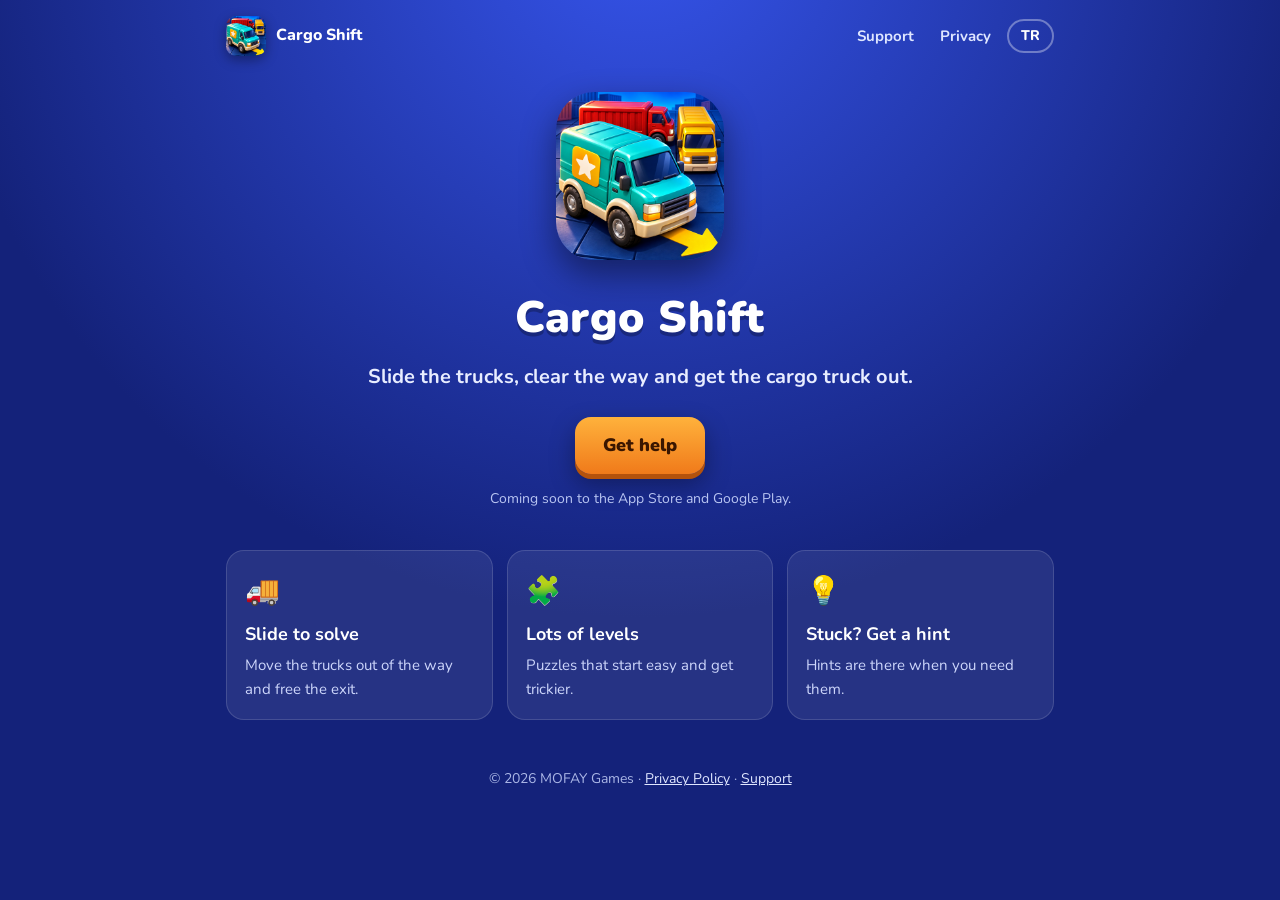
<file: index.html>
<!doctype html>
<html lang="en">
<head>
<meta charset="utf-8">
<meta name="viewport" content="width=device-width, initial-scale=1">
<title>Cargo Shift</title>
<meta name="description" content="Cargo Shift: slide the trucks, clear the way and get the cargo out. A 3D sliding puzzle. A mobile game by MOFAY Games.">
<link rel="icon" href="img/favicon.png">
<link rel="apple-touch-icon" href="img/icon.png">
<link rel="preconnect" href="https://fonts.googleapis.com">
<link rel="preconnect" href="https://fonts.gstatic.com" crossorigin>
<link href="https://fonts.googleapis.com/css2?family=Nunito:wght@400;700;800;900&display=swap" rel="stylesheet">
<link rel="stylesheet" href="style.css">
<script src="lang.js"></script>
</head>
<body>
<div class="wrap">
  <header class="top">
    <a class="brand" href="./"><img src="img/icon.png" alt=""><span>Cargo Shift</span></a>
    <nav class="nav">
      <a href="support.html"><span data-l="en">Support</span><span data-l="tr">Destek</span></a>
      <a href="privacy.html"><span data-l="en">Privacy</span><span data-l="tr">Gizlilik</span></a>
      <button class="lang" type="button" aria-label="Language / Dil"><span data-l="en">TR</span><span data-l="tr">EN</span></button>
    </nav>
  </header>

  <section class="hero">
    <img class="appicon" src="img/icon.png" alt="Cargo Shift">
    <h1>Cargo Shift</h1>
    <p class="tag" data-l="en">Slide the trucks, clear the way and get the cargo truck out.</p>
    <p class="tag" data-l="tr">Kamyonları kaydır, yolu aç, kargo kamyonunu çıkar.</p>
    <a class="btn" href="support.html"><span data-l="en">Get help</span><span data-l="tr">Yardım al</span></a>
    <p class="soon" data-l="en">Coming soon to the App Store and Google Play.</p>
    <p class="soon" data-l="tr">Yakında App Store ve Google Play'de.</p>
  </section>

  <section class="features">
    <div class="feature"><div class="ico">🚚</div>
      <h3 data-l="en">Slide to solve</h3><h3 data-l="tr">Kaydır ve çöz</h3>
      <p data-l="en">Move the trucks out of the way and free the exit.</p>
      <p data-l="tr">Kamyonları yoldan çek, çıkışı aç.</p></div>
    <div class="feature"><div class="ico">🧩</div>
      <h3 data-l="en">Lots of levels</h3><h3 data-l="tr">Bol bölüm</h3>
      <p data-l="en">Puzzles that start easy and get trickier.</p>
      <p data-l="tr">Kolay başlayıp zorlaşan bulmacalar.</p></div>
    <div class="feature"><div class="ico">💡</div>
      <h3 data-l="en">Stuck? Get a hint</h3><h3 data-l="tr">Takıldın mı? İpucu al</h3>
      <p data-l="en">Hints are there when you need them.</p>
      <p data-l="tr">İhtiyacın olduğunda ipucu hazır.</p></div>
  </section>

  <footer>
    © 2026 MOFAY Games ·
    <a href="privacy.html"><span data-l="en">Privacy Policy</span><span data-l="tr">Gizlilik Politikası</span></a> ·
    <a href="support.html"><span data-l="en">Support</span><span data-l="tr">Destek</span></a>
  </footer>
</div>
</body>
</html>
</file>
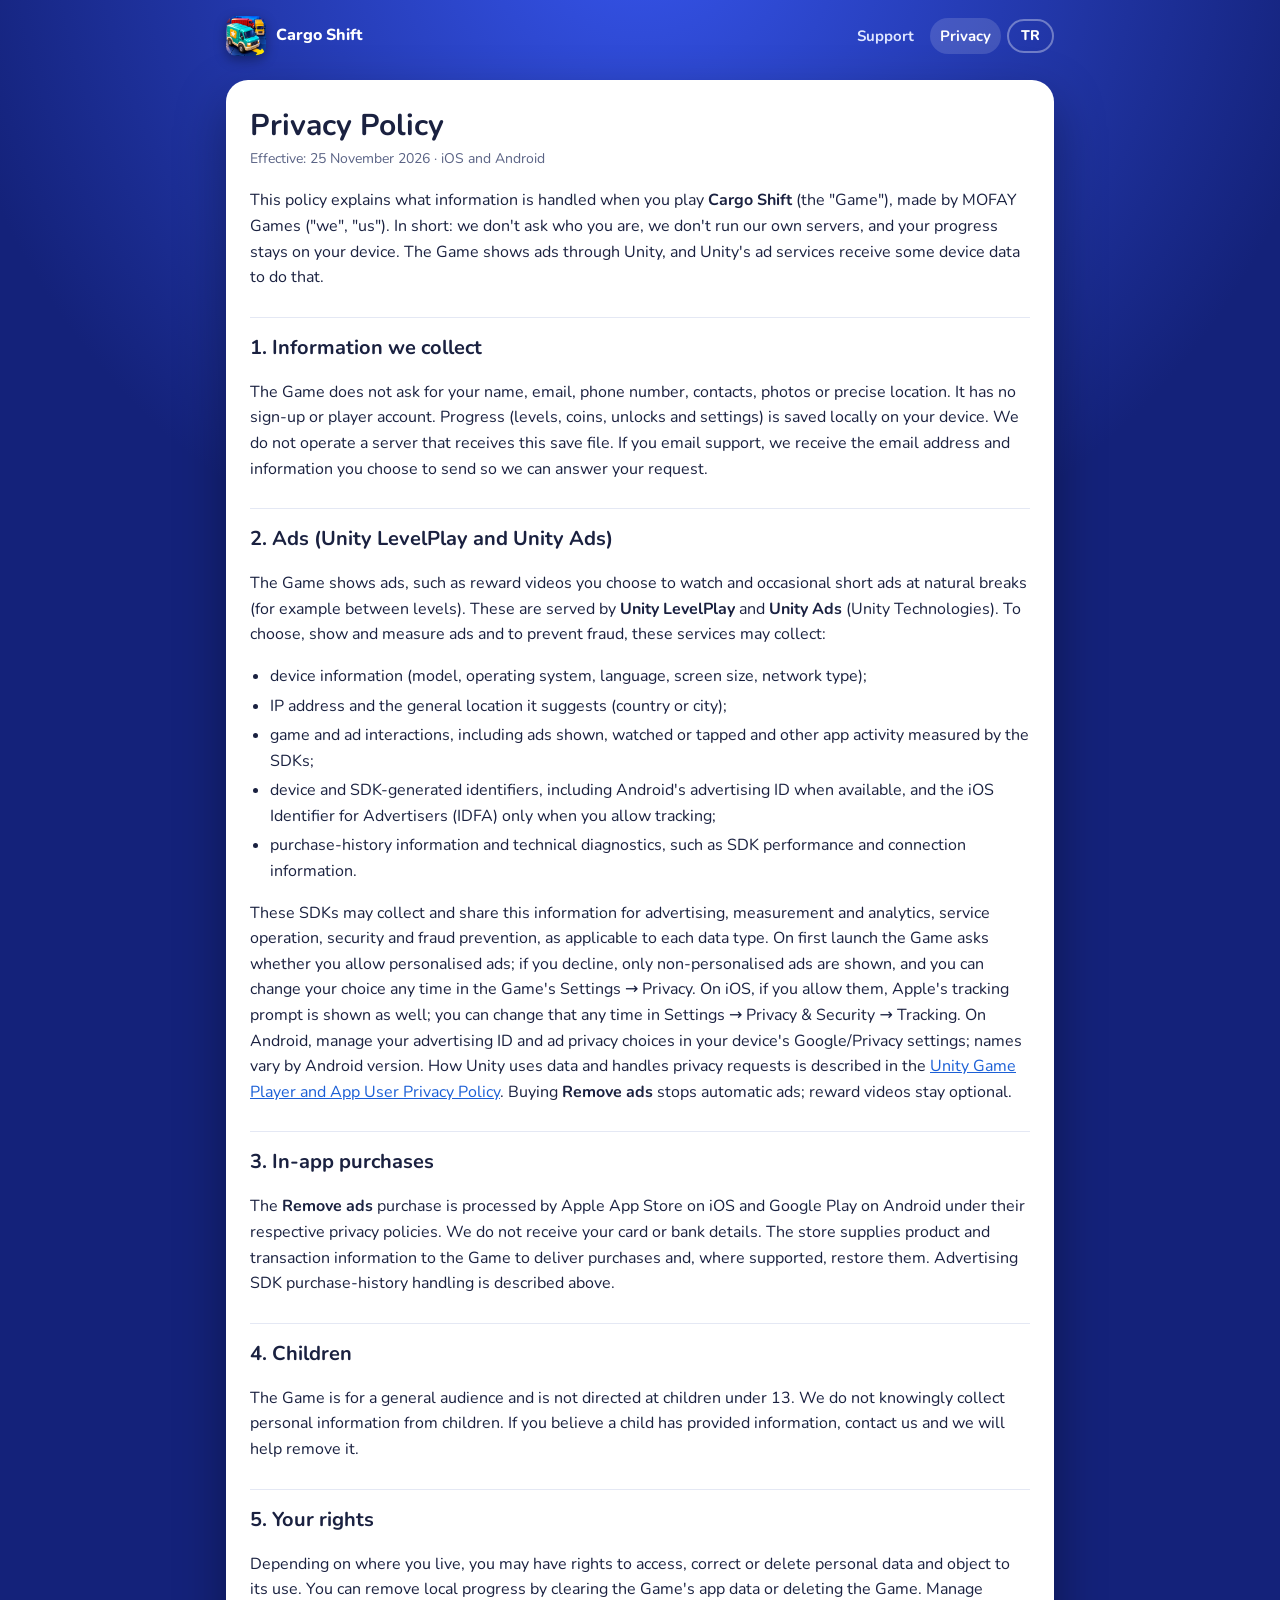
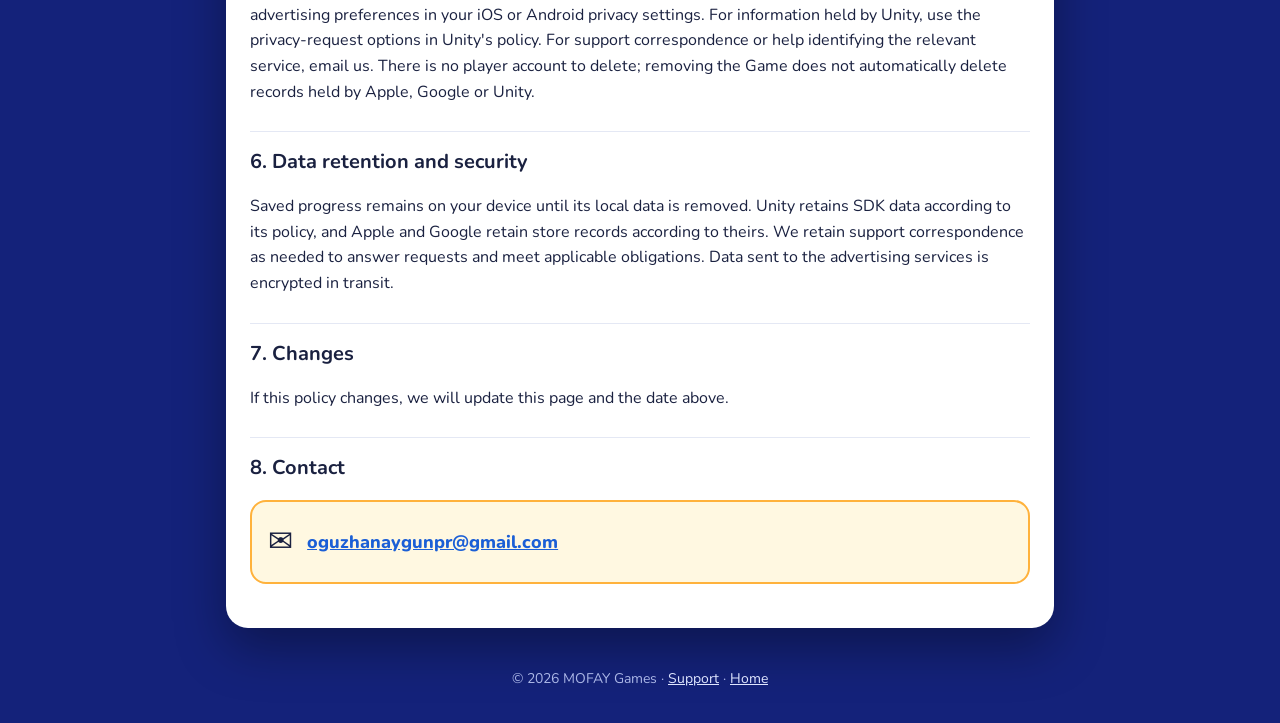
<file: privacy.html>
<!doctype html>
<html lang="en">
<head>
<meta charset="utf-8">
<meta name="viewport" content="width=device-width, initial-scale=1">
<title>Privacy Policy · Cargo Shift</title>
<meta name="description" content="Privacy Policy for Cargo Shift by MOFAY Games.">
<link rel="icon" href="img/favicon.png">
<link rel="apple-touch-icon" href="img/icon.png">
<link rel="preconnect" href="https://fonts.googleapis.com">
<link rel="preconnect" href="https://fonts.gstatic.com" crossorigin>
<link href="https://fonts.googleapis.com/css2?family=Nunito:wght@400;700;800;900&display=swap" rel="stylesheet">
<link rel="stylesheet" href="style.css">
<script src="lang.js"></script>
</head>
<body>
<div class="wrap">
  <header class="top">
    <a class="brand" href="./"><img src="img/icon.png" alt=""><span>Cargo Shift</span></a>
    <nav class="nav">
      <a href="support.html"><span data-l="en">Support</span><span data-l="tr">Destek</span></a>
      <a class="on" href="privacy.html"><span data-l="en">Privacy</span><span data-l="tr">Gizlilik</span></a>
      <button class="lang" type="button" aria-label="Language / Dil"><span data-l="en">TR</span><span data-l="tr">EN</span></button>
    </nav>
  </header>

  <main class="doc">
    <div data-l="en">
      <h1>Privacy Policy</h1>
      <p class="date">Effective: 25 November 2026 · iOS and Android</p>
      <p>This policy explains what information is handled when you play <b>Cargo Shift</b> (the "Game"), made by MOFAY Games ("we", "us"). In short: we don't ask who you are, we don't run our own servers, and your progress stays on your device. The Game shows ads through Unity, and Unity's ad services receive some device data to do that.</p>

      <h2>1. Information we collect</h2>
      <p>The Game does not ask for your name, email, phone number, contacts, photos or precise location. It has no sign-up or player account. Progress (levels, coins, unlocks and settings) is saved locally on your device. We do not operate a server that receives this save file. If you email support, we receive the email address and information you choose to send so we can answer your request.</p>

      <h2>2. Ads (Unity LevelPlay and Unity Ads)</h2>
      <p>The Game shows ads, such as reward videos you choose to watch and occasional short ads at natural breaks (for example between levels). These are served by <b>Unity LevelPlay</b> and <b>Unity Ads</b> (Unity Technologies). To choose, show and measure ads and to prevent fraud, these services may collect:</p>
      <ul>
        <li>device information (model, operating system, language, screen size, network type);</li>
        <li>IP address and the general location it suggests (country or city);</li>
        <li>game and ad interactions, including ads shown, watched or tapped and other app activity measured by the SDKs;</li>
        <li>device and SDK-generated identifiers, including Android's advertising ID when available, and the iOS Identifier for Advertisers (IDFA) only when you allow tracking;</li>
        <li>purchase-history information and technical diagnostics, such as SDK performance and connection information.</li>
      </ul>
      <p>These SDKs may collect and share this information for advertising, measurement and analytics, service operation, security and fraud prevention, as applicable to each data type. On first launch the Game asks whether you allow personalised ads; if you decline, only non-personalised ads are shown, and you can change your choice any time in the Game's Settings → Privacy. On iOS, if you allow them, Apple's tracking prompt is shown as well; you can change that any time in Settings → Privacy &amp; Security → Tracking. On Android, manage your advertising ID and ad privacy choices in your device's Google/Privacy settings; names vary by Android version. How Unity uses data and handles privacy requests is described in the <a href="https://unity.com/legal/game-player-and-app-user-privacy-policy">Unity Game Player and App User Privacy Policy</a>. Buying <b>Remove ads</b> stops automatic ads; reward videos stay optional.</p>

      <h2>3. In-app purchases</h2>
      <p>The <b>Remove ads</b> purchase is processed by Apple App Store on iOS and Google Play on Android under their respective privacy policies. We do not receive your card or bank details. The store supplies product and transaction information to the Game to deliver purchases and, where supported, restore them. Advertising SDK purchase-history handling is described above.</p>

      <h2>4. Children</h2>
      <p>The Game is for a general audience and is not directed at children under 13. We do not knowingly collect personal information from children. If you believe a child has provided information, contact us and we will help remove it.</p>

      <h2>5. Your rights</h2>
      <p>Depending on where you live, you may have rights to access, correct or delete personal data and object to its use. You can remove local progress by clearing the Game's app data or deleting the Game. Manage advertising preferences in your iOS or Android privacy settings. For information held by Unity, use the privacy-request options in Unity's policy. For support correspondence or help identifying the relevant service, email us. There is no player account to delete; removing the Game does not automatically delete records held by Apple, Google or Unity.</p>

      <h2>6. Data retention and security</h2>
      <p>Saved progress remains on your device until its local data is removed. Unity retains SDK data according to its policy, and Apple and Google retain store records according to theirs. We retain support correspondence as needed to answer requests and meet applicable obligations. Data sent to the advertising services is encrypted in transit.</p>

      <h2>7. Changes</h2>
      <p>If this policy changes, we will update this page and the date above.</p>

      <h2>8. Contact</h2>
      <div class="mail"><span class="ico">✉️</span><a href="mailto:oguzhanaygunpr@gmail.com?subject=Cargo%20Shift%20Privacy">oguzhanaygunpr@gmail.com</a></div>
    </div>

    <div data-l="tr">
      <h1>Gizlilik Politikası</h1>
      <p class="date">Yürürlük tarihi: 25 Kasım 2026 · iOS ve Android</p>
      <p>Bu politika, MOFAY Games'in ("biz") geliştirdiği <b>Cargo Shift</b> ("Oyun") oynanırken hangi bilgilerin işlendiğini açıklar. Kısaca: kim olduğunu sormayız, kendi sunucumuz yoktur ve ilerlemen cihazında kalır. Oyun, Unity aracılığıyla reklam gösterir ve Unity'nin reklam hizmetleri bunun için bazı cihaz verilerini alır.</p>

      <h2>1. Topladığımız bilgiler</h2>
      <p>Oyun adını, e-postanı, telefon numaranı, rehberini, fotoğraflarını veya kesin konumunu istemez. Üyelik veya oyuncu hesabı yoktur. İlerlemen (bölümler, coinler, açılan içerikler ve ayarlar) cihazında yerel olarak saklanır. Bu kayıt dosyasını alan bir sunucu işletmiyoruz. Desteğe e-posta gönderirsen, talebini yanıtlamak için e-posta adresini ve paylaşmayı seçtiğin bilgileri alırız.</p>

      <h2>2. Reklamlar (Unity LevelPlay ve Unity Ads)</h2>
      <p>Oyun, kendi seçtiğin ödüllü videolar ve doğal molalarda (örneğin bölümler arasında) ara sıra çıkan kısa reklamlar gösterir. Bunları <b>Unity LevelPlay</b> ve <b>Unity Ads</b> (Unity Technologies) sunar. Reklamları seçmek, göstermek, ölçmek ve dolandırıcılığı önlemek için bu hizmetler şunları toplayabilir:</p>
      <ul>
        <li>cihaz bilgileri (model, işletim sistemi, dil, ekran boyutu, ağ türü);</li>
        <li>IP adresi ve buna göre yaklaşık konum (ülke veya şehir);</li>
        <li>gösterilen, izlenen veya dokunulan reklamlar ile SDK'ların ölçtüğü diğer uygulama etkinlikleri dahil oyun ve reklam etkileşimleri;</li>
        <li>kullanılabildiğinde Android reklam kimliği, yalnızca izlemeye izin verdiğinde iOS Reklam Tanımlayıcısı (IDFA) ve SDK'ların oluşturduğu tanımlayıcılar dahil cihaz kimlikleri;</li>
        <li>satın alma geçmişi bilgileri ile SDK performansı ve bağlantı bilgileri gibi teknik tanılama verileri.</li>
      </ul>
      <p>Bu SDK'lar, ilgili veri türüne göre reklam, ölçüm ve analiz, hizmetin işletilmesi, güvenlik ve dolandırıcılığın önlenmesi için bu bilgileri toplayabilir ve paylaşabilir. Oyun ilk açılışta kişiselleştirilmiş reklamlara izin verip vermediğini sorar; izin vermezsen yalnızca kişiselleştirilmemiş reklamlar gösterilir ve seçimini istediğin zaman Oyun'un Ayarlar → Gizlilik bölümünden değiştirebilirsin. iOS'ta izin verirsen Apple'ın izleme izni de sorulur; bunu istediğin zaman Ayarlar → Gizlilik ve Güvenlik → İzleme bölümünden değiştirebilirsin. Android'de reklam kimliğini ve reklam gizliliği tercihlerini cihazının Google/Gizlilik ayarlarından yönetebilirsin; adlar Android sürümüne göre değişir. Unity'nin veri kullanımı ve gizlilik talepleri <a href="https://unity.com/legal/game-player-and-app-user-privacy-policy">Unity Oyuncu ve Uygulama Kullanıcısı Gizlilik Politikası</a>'nda açıklanır. <b>Reklamları kaldır</b> satın alınırsa otomatik reklamlar kapanır; ödüllü videolar isteğe bağlı kalır.</p>

      <h2>3. Uygulama içi satın almalar</h2>
      <p><b>Reklamları kaldır</b> satın alımını iOS'ta Apple App Store, Android'de Google Play kendi gizlilik politikaları kapsamında işler. Kart veya banka bilgilerin bize ulaşmaz. Mağaza, ürünün teslim edilmesi ve desteklenen ürünlerin geri yüklenmesi için ürün ve işlem bilgilerini Oyun'a iletir. Reklam SDK'larının satın alma geçmişi işlemesi yukarıda açıklanmıştır.</p>

      <h2>4. Çocuklar</h2>
      <p>Oyun genel kitleye yöneliktir ve 13 yaş altı çocuklara yönelik değildir. Çocuklardan bilerek kişisel bilgi toplamayız. Bir çocuğun bilgi verdiğini düşünüyorsan bize yaz, silinmesine yardım edelim.</p>

      <h2>5. Hakların</h2>
      <p>Yaşadığın yere göre kişisel verilerine erişme, düzeltme, silme ve işlenmesine itiraz etme hakların olabilir. Yerel ilerlemeyi Oyun'un uygulama verilerini temizleyerek veya Oyun'u silerek kaldırabilirsin. Reklam tercihlerini iOS veya Android gizlilik ayarlarından yönetebilirsin. Unity'nin tuttuğu bilgiler için kendi politikasındaki gizlilik talebi seçeneklerini kullanabilirsin. Destek yazışmaları veya ilgili hizmeti bulma konusunda yardım için bize e-posta gönderebilirsin. Silinecek bir oyuncu hesabı yoktur; Oyun'u kaldırmak Apple, Google veya Unity'nin tuttuğu kayıtları kendiliğinden silmez.</p>

      <h2>6. Saklama ve güvenlik</h2>
      <p>Kayıtlı ilerleme, yerel verileri kaldırılana kadar cihazında kalır. Unity SDK verilerini kendi politikasına, Apple ve Google mağaza kayıtlarını kendi politikalarına göre saklar. Destek yazışmalarını talepleri yanıtlamak ve geçerli yükümlülükleri yerine getirmek için gerektiği sürece saklarız. Reklam hizmetlerine gönderilen veriler aktarım sırasında şifrelenir.</p>

      <h2>7. Değişiklikler</h2>
      <p>Bu politika değişirse bu sayfayı ve yukarıdaki tarihi güncelleriz.</p>

      <h2>8. İletişim</h2>
      <div class="mail"><span class="ico">✉️</span><a href="mailto:oguzhanaygunpr@gmail.com?subject=Cargo%20Shift%20Gizlilik">oguzhanaygunpr@gmail.com</a></div>
    </div>
  </main>

  <footer>
    © 2026 MOFAY Games ·
    <a href="support.html"><span data-l="en">Support</span><span data-l="tr">Destek</span></a> ·
    <a href="./"><span data-l="en">Home</span><span data-l="tr">Ana sayfa</span></a>
  </footer>
</div>
</body>
</html>
</file>
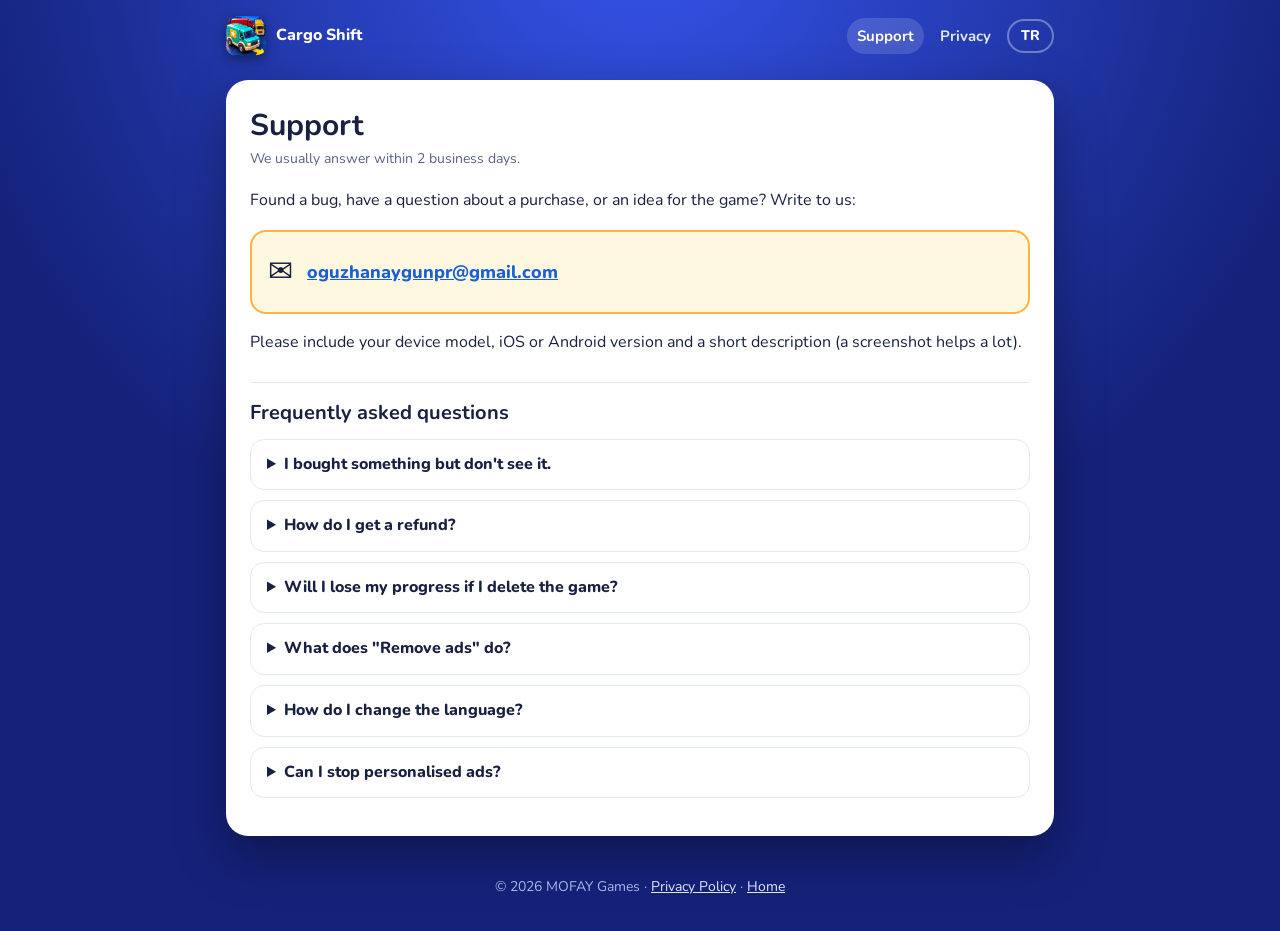
<file: support.html>
<!doctype html>
<html lang="en">
<head>
<meta charset="utf-8">
<meta name="viewport" content="width=device-width, initial-scale=1">
<title>Support · Cargo Shift</title>
<meta name="description" content="Help and contact for Cargo Shift by MOFAY Games.">
<link rel="icon" href="img/favicon.png">
<link rel="apple-touch-icon" href="img/icon.png">
<link rel="preconnect" href="https://fonts.googleapis.com">
<link rel="preconnect" href="https://fonts.gstatic.com" crossorigin>
<link href="https://fonts.googleapis.com/css2?family=Nunito:wght@400;700;800;900&display=swap" rel="stylesheet">
<link rel="stylesheet" href="style.css">
<script src="lang.js"></script>
</head>
<body>
<div class="wrap">
  <header class="top">
    <a class="brand" href="./"><img src="img/icon.png" alt=""><span>Cargo Shift</span></a>
    <nav class="nav">
      <a class="on" href="support.html"><span data-l="en">Support</span><span data-l="tr">Destek</span></a>
      <a href="privacy.html"><span data-l="en">Privacy</span><span data-l="tr">Gizlilik</span></a>
      <button class="lang" type="button" aria-label="Language / Dil"><span data-l="en">TR</span><span data-l="tr">EN</span></button>
    </nav>
  </header>

  <main class="doc">
    <div data-l="en">
      <h1>Support</h1>
      <p class="date">We usually answer within 2 business days.</p>
      <p>Found a bug, have a question about a purchase, or an idea for the game? Write to us:</p>
      <div class="mail"><span class="ico">✉️</span><a href="mailto:oguzhanaygunpr@gmail.com?subject=Cargo%20Shift">oguzhanaygunpr@gmail.com</a></div>
      <p>Please include your device model, iOS or Android version and a short description (a screenshot helps a lot).</p>

      <h2>Frequently asked questions</h2>
      <details><summary>I bought something but don't see it.</summary>
        <p>Open Settings (the gear icon) and tap <b>Restore purchases</b>. Make sure you're signed in with the same Apple ID or Google account you used to buy. If it still doesn't appear, email us with the date of the purchase.</p></details>
      <details><summary>How do I get a refund?</summary>
        <p>Payments are handled by Apple or Google. On iOS request a refund at <a href="https://reportaproblem.apple.com">reportaproblem.apple.com</a>; on Android use your Google Play order history.</p></details>
      <details><summary>Will I lose my progress if I delete the game?</summary>
        <p>Yes. Your progress is saved only on your device, so deleting the app deletes it. <b>Remove ads</b> can be restored with <b>Restore purchases</b>; coins can't be restored.</p></details>
      <details><summary>What does "Remove ads" do?</summary>
        <p>It turns off the automatic ads. Reward videos stay in the game but are always your choice.</p></details>
      <details><summary>How do I change the language?</summary>
        <p>Open Settings (the gear icon) and tap the language button. The game supports English and Turkish.</p></details>
      <details><summary>Can I stop personalised ads?</summary>
        <p>Yes. Open Settings in the game, tap Privacy and choose non-personalised ads. You'll still see ads, but they won't be personalised.</p></details>
    </div>

    <div data-l="tr">
      <h1>Destek</h1>
      <p class="date">Genellikle 2 iş günü içinde cevap veriyoruz.</p>
      <p>Bir hata mı buldun, bir satın alma hakkında sorun mu var ya da oyun için bir fikrin mi var? Bize yaz:</p>
      <div class="mail"><span class="ico">✉️</span><a href="mailto:oguzhanaygunpr@gmail.com?subject=Cargo%20Shift">oguzhanaygunpr@gmail.com</a></div>
      <p>Lütfen telefon modelini, iOS veya Android sürümünü ve kısa bir açıklama ekle (ekran görüntüsü çok yardımcı olur).</p>

      <h2>Sık sorulan sorular</h2>
      <details><summary>Satın aldım ama göremiyorum.</summary>
        <p>Ayarlar'ı (dişli simgesi) aç ve <b>Satın alımları geri yükle</b>'ye dokun. Satın aldığın Apple Kimliği veya Google hesabıyla giriş yapmış olduğundan emin ol. Hâlâ görünmüyorsa satın alma tarihini yazarak bize e-posta gönder.</p></details>
      <details><summary>Nasıl iade alırım?</summary>
        <p>Ödemeleri Apple veya Google yönetir. iOS'ta iade talebini <a href="https://reportaproblem.apple.com">reportaproblem.apple.com</a> adresinden, Android'de Google Play sipariş geçmişinden yapabilirsin.</p></details>
      <details><summary>Oyunu silersem ilerlemem gider mi?</summary>
        <p>Evet. İlerlemen yalnızca cihazında kayıtlıdır, uygulamayı silmek onu da siler. <b>Reklamları kaldır</b>, <b>Satın alımları geri yükle</b> ile geri gelir; coinler geri gelmez.</p></details>
      <details><summary>"Reklamları kaldır" ne yapar?</summary>
        <p>Otomatik reklamları kapatır. Ödüllü videolar oyunda kalır ama her zaman senin seçimindir.</p></details>
      <details><summary>Dili nasıl değiştiririm?</summary>
        <p>Ayarlar'ı (dişli simgesi) aç ve dil düğmesine dokun. Oyun Türkçe ve İngilizce destekler.</p></details>
      <details><summary>Kişiselleştirilmiş reklamları kapatabilir miyim?</summary>
        <p>Evet. Oyunda Ayarlar'ı aç, Gizlilik'e dokun ve kişiselleştirilmemiş reklamları seç. Reklam görmeye devam edersin ama kişiselleştirilmez.</p></details>
    </div>
  </main>

  <footer>
    © 2026 MOFAY Games ·
    <a href="privacy.html"><span data-l="en">Privacy Policy</span><span data-l="tr">Gizlilik Politikası</span></a> ·
    <a href="./"><span data-l="en">Home</span><span data-l="tr">Ana sayfa</span></a>
  </footer>
</div>
</body>
</html>
</file>
<file: style.css>
:root {
  --bg: #14227a;
  --bg2: #3655ed;
  --card: #ffffff;
  --ink: #1a2140;
  --muted: #5a6385;
  --gold: #ffb23c;
  --gold-dark: #f07a1a;
  --line: #e4e8f4;
}
* { box-sizing: border-box; }
html { -webkit-text-size-adjust: 100%; }
body {
  margin: 0;
  font-family: "Nunito", system-ui, -apple-system, "Segoe UI", sans-serif;
  color: var(--ink);
  background: radial-gradient(circle at 50% -10%, var(--bg2) 0%, var(--bg) 60%) fixed, var(--bg);
  min-height: 100vh;
  line-height: 1.6;
}
a { color: #1b5fd6; }
.wrap { max-width: 860px; margin: 0 auto; padding: 0 16px; }

/* Top bar */
.top { display: flex; align-items: center; justify-content: space-between; padding: 16px 0; gap: 12px; }
.brand { display: flex; align-items: center; gap: 10px; color: #fff; text-decoration: none; font-weight: 800; }
.brand img { width: 40px; height: 40px; border-radius: 10px; box-shadow: 0 4px 12px rgba(0,0,0,.35); }
.nav { display: flex; align-items: center; gap: 6px; flex-wrap: wrap; justify-content: flex-end; }
.nav a { color: #dfe6ff; text-decoration: none; font-weight: 700; font-size: 15px; padding: 6px 10px; border-radius: 999px; }
.nav a:hover, .nav a.on { background: rgba(255,255,255,.14); color: #fff; }
.lang {
  border: 2px solid rgba(255,255,255,.35); background: transparent; color: #fff;
  font: inherit; font-weight: 800; font-size: 14px; padding: 4px 12px; border-radius: 999px; cursor: pointer;
}
.lang:hover { background: rgba(255,255,255,.14); }

/* Hero */
.hero { text-align: center; color: #fff; padding: 12px 0 40px; }
.hero .logo { width: min(560px, 100%); height: auto; filter: drop-shadow(0 10px 24px rgba(0,0,0,.45)); }
.hero p.tag { font-size: 20px; font-weight: 700; margin: 8px auto 24px; max-width: 560px; color: #e8edff; }
.btn {
  display: inline-block; background: linear-gradient(180deg, var(--gold) 0%, var(--gold-dark) 100%);
  color: #3a1600; font-weight: 900; text-decoration: none; padding: 14px 28px; border-radius: 16px;
  box-shadow: 0 5px 0 #b4520c, 0 10px 24px rgba(0,0,0,.35); font-size: 18px;
}
.soon { margin: 14px 0 0; font-size: 14px; color: #b9c5f2; }

/* Feature cards */
.features { display: grid; grid-template-columns: repeat(auto-fit, minmax(240px, 1fr)); gap: 14px; padding-bottom: 40px; }
.feature { background: rgba(255,255,255,.08); border: 1px solid rgba(255,255,255,.14); border-radius: 18px; padding: 18px; color: #fff; }
.feature .ico { font-size: 28px; }
.feature h3 { margin: 6px 0 4px; font-size: 18px; }
.feature p { margin: 0; color: #cdd6fb; font-size: 15px; }

/* Document card */
.doc { background: var(--card); border-radius: 22px; padding: 28px 24px; margin: 8px 0 32px; box-shadow: 0 20px 50px rgba(0,0,0,.35); }
.doc h1 { margin: 0 0 4px; font-size: 30px; line-height: 1.2; }
.doc .date { color: var(--muted); margin: 0 0 18px; font-size: 14px; }
.doc h2 { font-size: 20px; margin: 26px 0 6px; padding-top: 14px; border-top: 1px solid var(--line); }
.doc ul { padding-left: 20px; }
.doc li { margin: 4px 0; }
.mail {
  display: flex; align-items: center; gap: 14px; background: #fff8e1; border: 2px solid var(--gold);
  border-radius: 16px; padding: 16px; margin: 16px 0;
}
.mail .ico { font-size: 30px; }
.mail a { font-weight: 800; font-size: 18px; overflow-wrap: anywhere; }
details { border: 1px solid var(--line); border-radius: 14px; padding: 12px 16px; margin: 10px 0; }
details summary { font-weight: 800; cursor: pointer; }
details p { margin: 8px 0 2px; color: #333b5c; }

footer { color: #aab6e6; text-align: center; font-size: 14px; padding: 8px 0 32px; }
footer a { color: #dfe6ff; }

/* Language switching */
[data-l="tr"] { display: none; }
html[lang="tr"] [data-l="en"] { display: none; }
html[lang="tr"] [data-l="tr"] { display: revert; }

@media (max-width: 520px) {
  .brand span { display: none; }
  .hero p.tag { font-size: 17px; }
  .doc { padding: 22px 16px; }
  .doc h1 { font-size: 25px; }
  .mail { padding: 14px 12px; gap: 10px; }
  .mail a { font-size: 16px; }
}

/* ToyMend: the app icon is the hero logo */
.hero .appicon { width: 168px; height: 168px; border-radius: 38px; box-shadow: 0 14px 34px rgba(0,0,0,.45); margin-top: 8px; }
.hero h1 { margin: 14px 0 0; font-size: 44px; font-weight: 900; letter-spacing: .5px; text-shadow: 0 4px 0 rgba(0,0,0,.25); }
</file>
